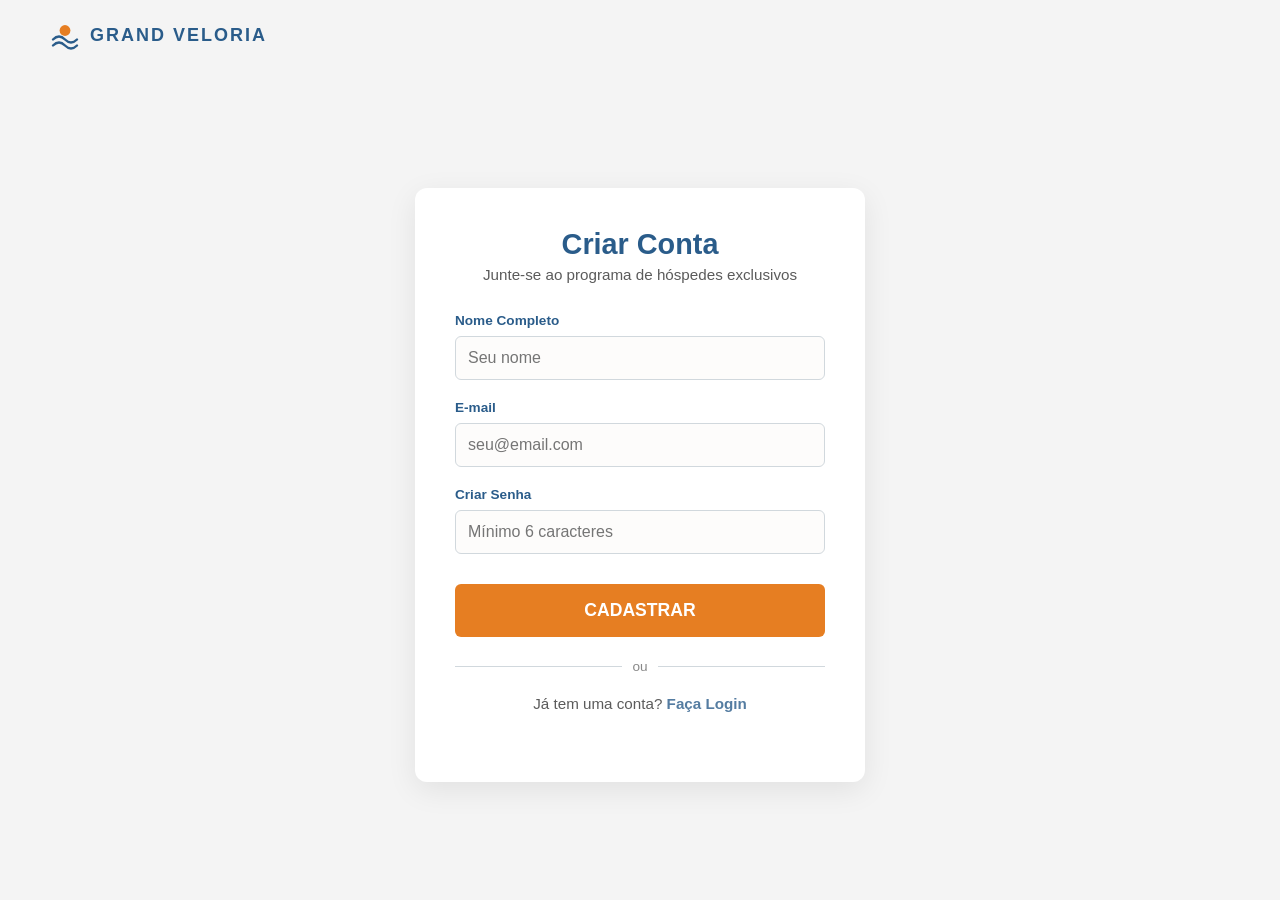
<file: frontend/HTML/cadastramento.html>
<!DOCTYPE html>
<html lang="pt-BR">
<head>
    <meta charset="UTF-8">
    <meta name="viewport" content="width=device-width, initial-scale=1.0">
    <title>Grand Veloria - Cadastro</title>
    <link rel="stylesheet" href="../CSS/style.css">
    <link rel="stylesheet" href="../CSS/login.css">
</head>
<body class="body-login">

    <header class="header-login">
        <a href="index.html" class="logo-login">
            <svg width="30" height="30" viewBox="0 0 100 100" xmlns="http://www.w3.org/2000/svg">
                <circle cx="50" cy="35" r="18" fill="var(--cor-secundaria)" />
                <path d="M 10 65 Q 30 45 50 65 T 90 65" fill="none" stroke="var(--cor-primaria)" stroke-width="8" stroke-linecap="round"/>
                <path d="M 10 85 Q 30 65 50 85 T 90 85" fill="none" stroke="var(--cor-primaria)" stroke-width="8" stroke-linecap="round"/>
            </svg>
            <h2>GRAND VELORIA</h2>
        </a>
    </header>

    <main class="container-login">
        <div class="card-login">
            <h1>Criar Conta</h1>
            <p>Junte-se ao programa de hóspedes exclusivos</p>

            <form id="form-cadastro" class="form-login">
                <div class="campo-input">
                    <label for="nome">Nome Completo</label>
                    <input type="text" id="nome" placeholder="Seu nome" required>
                </div>

                <div class="campo-input">
                    <label for="email">E-mail</label>
                    <input type="email" id="email" placeholder="seu@email.com" required>
                </div>

                <div class="campo-input">
                    <label for="senha">Criar Senha</label>
                    <input type="password" id="senha" placeholder="Mínimo 6 caracteres" required minlength="6">
                </div>

                <button type="submit" class="btn-acao-principal">CADASTRAR</button>
            </form>

            <div class="separador">
                <span>ou</span>
            </div>
            
            <p class="texto-cadastro">Já tem uma conta? <a href="login.html">Faça Login</a></p>
        </div>
    </main>

    <script>
        document.getElementById('form-cadastro').addEventListener('submit', async (evento) => {
            // A interceptação do preventDefault é obrigatória para anular o comportamento de redirecionamento síncrono nativo dos formulários HTML
            evento.preventDefault(); 
            
            const nome = document.getElementById('nome').value;
            const email = document.getElementById('email').value;
            const senha = document.getElementById('senha').value;
            
            const botao = evento.target.querySelector('button');
            const textoOriginal = botao.textContent;
            // Bloqueio visual do estado (Loading) mitiga a submissão duplicada de requisições por toques múltiplos
            botao.textContent = "Criando conta...";

            try {
                // Fetch operando de forma assíncrona garante que a main thread da UI não seja bloqueada pela latência de rede da API
                const resposta = await fetch('http://localhost:5000/api/cadastro', {
                    method: 'POST',
                    headers: { 'Content-Type': 'application/json' },
                    body: JSON.stringify({ nome, email, senha })
                });

                const dados = await resposta.json();

                if (dados.sucesso) {
                    alert('✅ ' + dados.mensagem);
                    window.location.href = 'login.html'; 
                } else {
                    alert('❌ ' + dados.mensagem);
                }
            } catch (erro) {
                alert('Erro de conexão com o servidor.');
                console.error(erro);
            } finally {
                botao.textContent = textoOriginal; 
            }
        });
    </script>
    <script src="../js/script.js"></script>
</body>
</html>
</file>
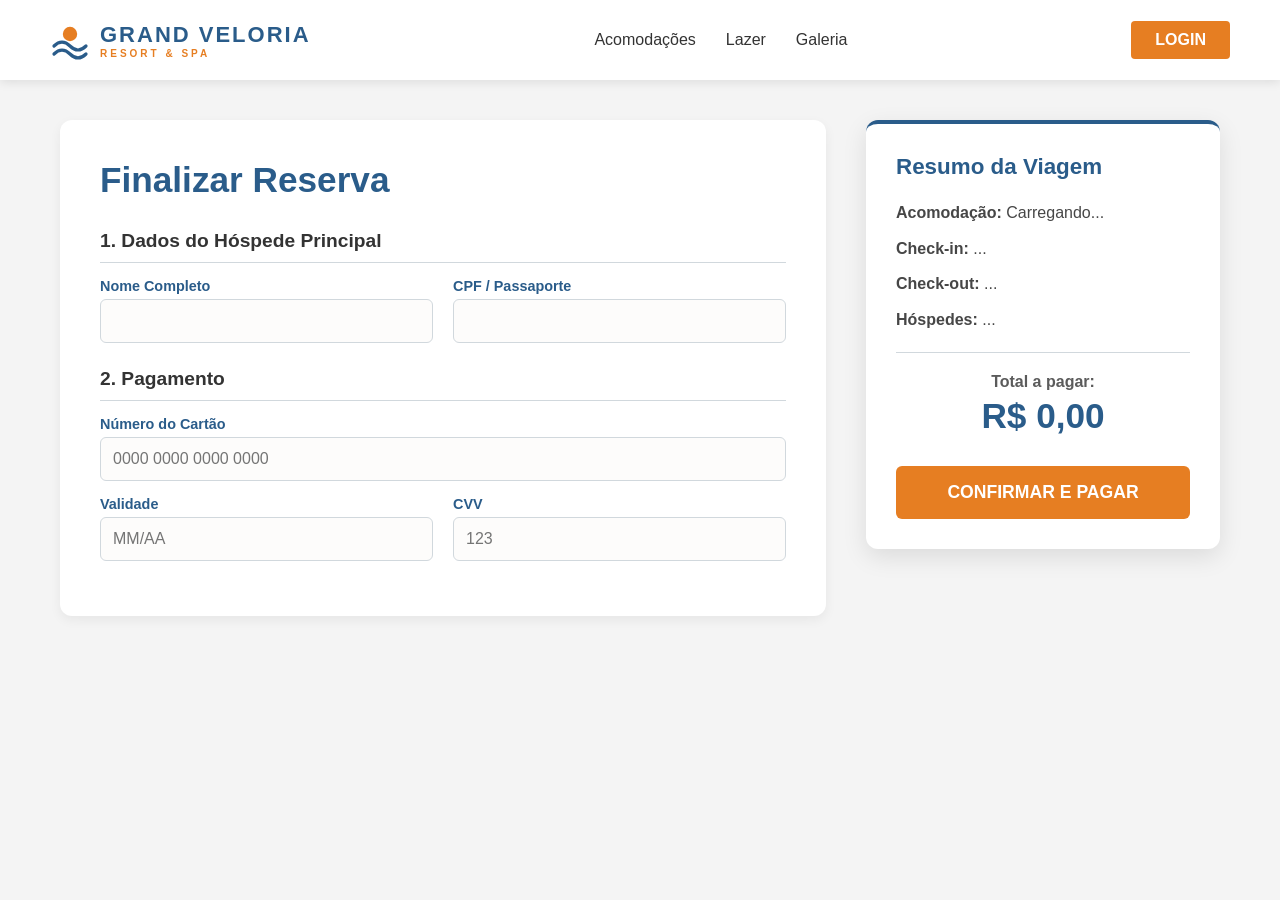
<file: frontend/HTML/checkout.html>
<!DOCTYPE html>
<html lang="pt-BR">
<head>
    <meta charset="UTF-8">
    <meta name="viewport" content="width=device-width, initial-scale=1.0">
    <title>Grand Veloria - Pagamento Seguro</title>
    <link rel="stylesheet" href="../CSS/style.css"> 
    <link rel="stylesheet" href="../CSS/checkout.css">
</head>
<body>
    <menu-principal></menu-principal>
    
    <main class="container-checkout">
        <div class="layout-checkout">
            
            <section class="dados-pagamento">
                <h1>Finalizar Reserva</h1>
                
                <form id="form-checkout" action="#" class="form-checkout">
                    
                    <!-- DOM Storage: Estrutura de buffer local que recebe e espelha os parâmetros dinâmicos de URLSearchParams para que o script.js consolide a payload final da API -->
                    <input type="hidden" id="quarto" value="">
                    <input type="hidden" id="checkin" value="">
                    <input type="hidden" id="checkout" value="">
                    <input type="hidden" id="hospedes" value="">
                    <input type="hidden" id="preco" value="">
                    
                    <h2 class="titulo-secao">1. Dados do Hóspede Principal</h2>
                    <div class="linha-form">
                        <div class="campo">
                            <label>Nome Completo</label>
                            <input type="text" required>
                        </div>
                        <div class="campo">
                            <label>CPF / Passaporte</label>
                            <input type="text" required>
                        </div>
                    </div>

                    <h2 class="titulo-secao">2. Pagamento</h2>
                    <div class="linha-form">
                        <div class="campo">
                            <label>Número do Cartão</label>
                            <input type="text" placeholder="0000 0000 0000 0000" required>
                        </div>
                    </div>
                    <div class="linha-form">
                        <div class="campo">
                            <label>Validade</label>
                            <input type="text" placeholder="MM/AA" required>
                        </div>
                        <div class="campo">
                            <label>CVV</label>
                            <input type="text" placeholder="123" required>
                        </div>
                    </div>
                </form>
            </section>

            <aside class="resumo-reserva">
                <h2>Resumo da Viagem</h2>
                <div class="detalhe-resumo">
                    <p><strong>Acomodação:</strong> <span id="resumo-quarto">Carregando...</span></p>
                    <p><strong>Check-in:</strong> <span id="resumo-checkin">...</span></p>
                    <p><strong>Check-out:</strong> <span id="resumo-checkout">...</span></p>
                    <p><strong>Hóspedes:</strong> <span id="resumo-hospedes">...</span></p>
                </div>
                
                <hr>
                
                <div class="total-resumo">
                    <p>Total a pagar:</p>
                    <h3 id="resumo-total">R$ 0,00</h3>
                </div>

                <button type="submit" form="form-checkout" class="btn-acao-principal">CONFIRMAR E PAGAR</button>
            </aside>

        </div>
    </main>
    
    <script src="../js/menu.js"></script>

    <script>
        document.addEventListener("DOMContentLoaded", () => {
            const params = new URLSearchParams(window.location.search);
            
            if (params.has('quarto')) {
                const quarto = params.get('quarto');
                const checkin = params.get('checkin');
                const checkout = params.get('checkout');
                const hospedes = params.get('hospedes');
                const precoDiaria = parseFloat(params.get('preco_diaria'));

                // O parser de datas com subtração direta de timestamp (milissegundos) previne falhas matemáticas decorrentes de correções de fuso horário local e horário de verão
                const d1 = new Date(checkin);
                const d2 = new Date(checkout);
                const diffTime = Math.abs(d2 - d1);
                const diffDays = Math.ceil(diffTime / (1000 * 60 * 60 * 24)) || 1; 
                const precoTotal = diffDays * precoDiaria;

                document.getElementById('quarto').value = quarto;
                document.getElementById('checkin').value = checkin;
                document.getElementById('checkout').value = checkout;
                document.getElementById('hospedes').value = hospedes;
                document.getElementById('preco').value = precoTotal;

                document.getElementById('resumo-quarto').innerText = quarto;
                document.getElementById('resumo-checkin').innerText = checkin.split('-').reverse().join('/');
                document.getElementById('resumo-checkout').innerText = checkout.split('-').reverse().join('/');
                document.getElementById('resumo-hospedes').innerText = hospedes;
                document.getElementById('resumo-total').innerText = "R$ " + precoTotal.toLocaleString('pt-BR', {minimumFractionDigits: 2});
            }
        });
    </script>

    <script src="../js/script.js"></script>
</body>
</html>
</file>
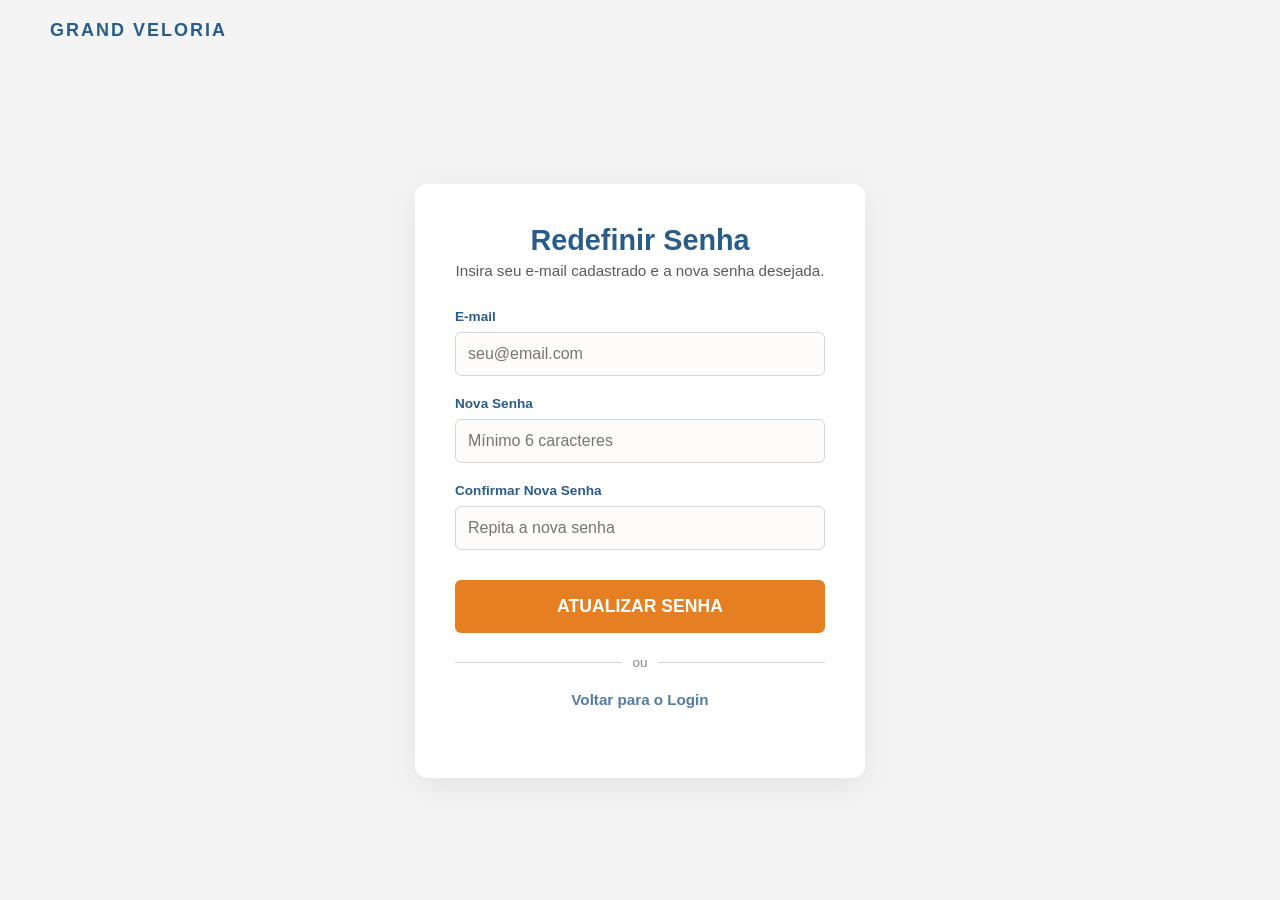
<file: frontend/HTML/esqueceu.html>
<!DOCTYPE html>
<html lang="pt-BR">
<head>
    <meta charset="UTF-8">
    <meta name="viewport" content="width=device-width, initial-scale=1.0">
    <title>Grand Veloria - Recuperar Senha</title>
    <link rel="stylesheet" href="../CSS/style.css">
    <link rel="stylesheet" href="../CSS/login.css">
</head>
<body class="body-login">

    <header class="header-login">
        <a href="index.html" class="logo-login">
            <h2>GRAND VELORIA</h2>
        </a>
    </header>

    <main class="container-login">
        <div class="card-login">
            <h1>Redefinir Senha</h1>
            <p>Insira seu e-mail cadastrado e a nova senha desejada.</p>

            <form id="formRecuperacao" class="form-login">
                <div class="campo-input">
                    <label for="emailRecuperacao">E-mail</label>
                    <input type="email" id="emailRecuperacao" placeholder="seu@email.com" required>
                </div>

                <div class="campo-input">
                    <label for="novaSenha">Nova Senha</label>
                    <input type="password" id="novaSenha" placeholder="Mínimo 6 caracteres" required minlength="6">
                </div>

                <div class="campo-input">
                    <label for="confirmaSenha">Confirmar Nova Senha</label>
                    <input type="password" id="confirmaSenha" placeholder="Repita a nova senha" required minlength="6">
                </div>

                <button type="submit" class="btn-acao-principal">ATUALIZAR SENHA</button>
            </form>
            
            <div class="separador">
                <span>ou</span>
            </div>
            
            <p class="texto-cadastro"><a href="login.html">Voltar para o Login</a></p>
        </div>
    </main>

    <script>
        document.getElementById('formRecuperacao').addEventListener('submit', async (evento) => {
            evento.preventDefault();
            
            const email = document.getElementById('emailRecuperacao').value;
            const novaSenha = document.getElementById('novaSenha').value;
            const confirmaSenha = document.getElementById('confirmaSenha').value;

            // Abordagem Fail-Fast no client-side: valida a correspondência de strings no navegador para interceptar erros sem gerar processamento ou tráfego inútil contra o servidor
            if (novaSenha !== confirmaSenha) {
                alert('❌ As senhas não coincidem. Tente novamente.');
                return;
            }

            const botao = evento.target.querySelector('button');
            const textoOriginal = botao.textContent;
            botao.textContent = "Atualizando...";

            try {
                const resposta = await fetch('http://localhost:5000/api/recuperar-senha', {
                    method: 'POST',
                    headers: { 'Content-Type': 'application/json' },
                    body: JSON.stringify({ email: email, senha: novaSenha })
                });

                const dados = await resposta.json();

                if (dados.sucesso) {
                    alert('✅ ' + dados.mensagem);
                    window.location.href = 'login.html'; 
                } else {
                    alert('❌ ' + dados.mensagem); 
                }
            } catch (erro) {
                alert('Erro de conexão com o servidor.');
            } finally {
                botao.textContent = textoOriginal;
            }
        });
    </script>
</body>
</html>
</file>
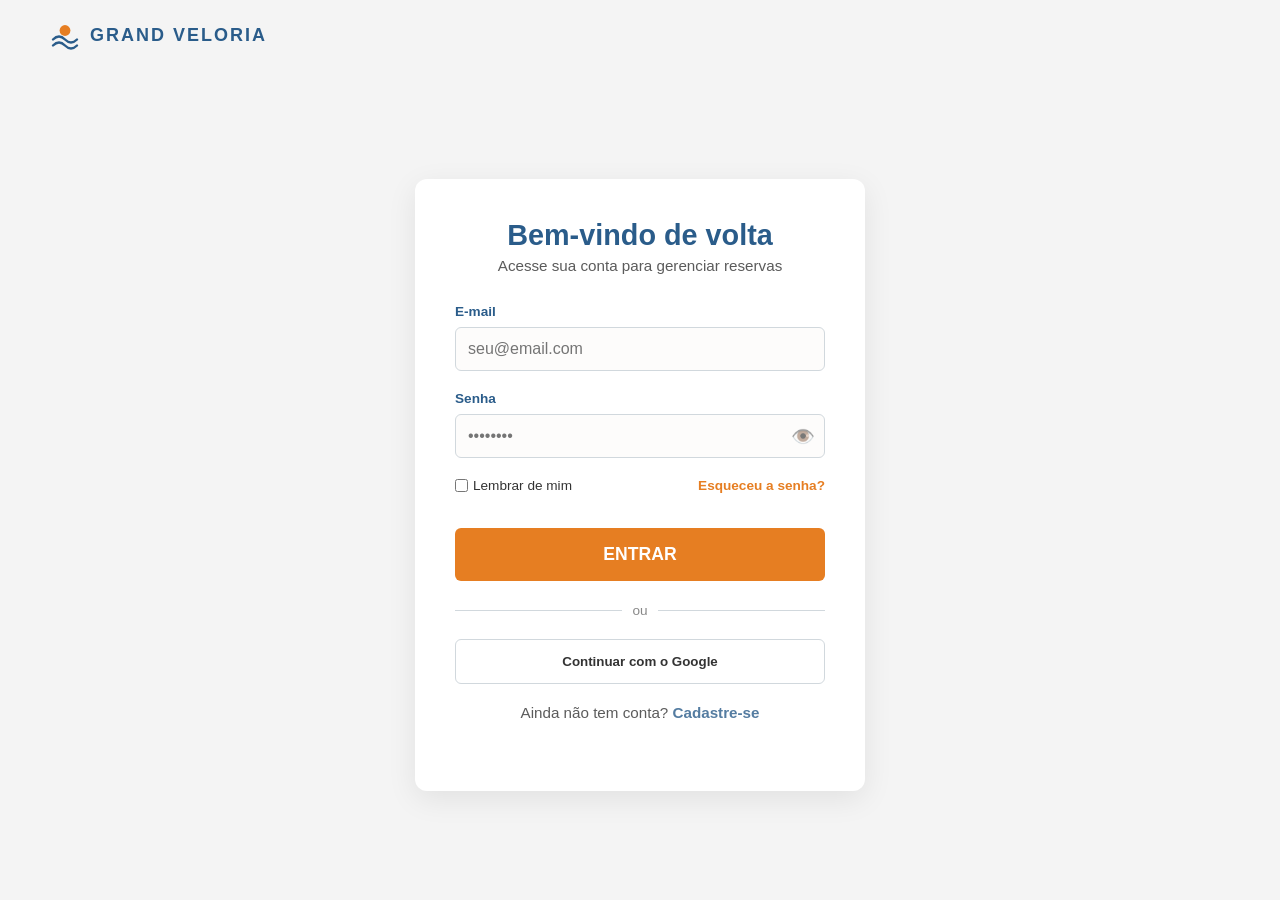
<file: frontend/HTML/login.html>
<!DOCTYPE html>
<html lang="pt-BR">
<head>
    <meta charset="UTF-8">
    <meta name="viewport" content="width=device-width, initial-scale=1.0">
    <title>Grand Veloria - Acesso</title>
    <!-- Importação em cascata: style.css carrega o design token root e login.css aplica o escopo específico da view -->
    <link rel="stylesheet" href="../CSS/style.css"> 
    <link rel="stylesheet" href="../CSS/login.css"> 
</head>
<body class="body-login">

    <header class="header-login">
        <a href="index.html" class="logo-login">
            <svg width="30" height="30" viewBox="0 0 100 100" xmlns="http://www.w3.org/2000/svg">
                <circle cx="50" cy="35" r="18" fill="var(--cor-secundaria)" />
                <path d="M 10 65 Q 30 45 50 65 T 90 65" fill="none" stroke="var(--cor-primaria)" stroke-width="8" stroke-linecap="round"/>
                <path d="M 10 85 Q 30 65 50 85 T 90 85" fill="none" stroke="var(--cor-primaria)" stroke-width="8" stroke-linecap="round"/>
            </svg>
            <h2>GRAND VELORIA</h2>
        </a>
    </header>

    <main class="container-login">
        <div class="card-login">
            <h1>Bem-vindo de volta</h1>
            <p>Acesse sua conta para gerenciar reservas</p>

            <form id="form-login" class="form-login">
                <div class="campo-input">
                    <label for="email">E-mail</label>
                    <!-- Atributos required aplicam validação client-side via HTML5, poupando a API de requisições malformadas -->
                    <input type="email" id="email" placeholder="seu@email.com" required>
                </div>

                <!-- Position relative estabelece o contexto de empilhamento restrito para o botão absolute (mostrar senha) -->
                <div class="campo-input input-icone">
                    <label for="senha">Senha</label>
                    <div style="position: relative;">
                        <input type="password" id="senha" placeholder="••••••••" required>
                        <button type="button" id="btnMostrarSenha" class="btn-mostrar">👁️</button>
                    </div>
                </div>

                <div class="opcoes-login">
                    <label class="lembrar-mim">
                        <input type="checkbox" id="lembrarMim"> Lembrar de mim
                    </label>
                    <a href="esqueceu.html" class="link-esqueceu">Esqueceu a senha?</a>
                </div>

                <button type="submit" class="btn-acao-principal">ENTRAR</button>
            </form>

            <div class="separador">
                <span>ou</span>
            </div>

            <button class="btn-social">Continuar com o Google</button>
            
            <p class="texto-cadastro">Ainda não tem conta? <a href="cadastramento.html">Cadastre-se</a></p>
        </div>
    </main>

    <!-- Resolução de microinterações visuais isolada no DOM para não sobrecarregar o arquivo de integrações da API -->
    <script>
        document.addEventListener('DOMContentLoaded', () => {
            
            const btnMostrar = document.getElementById('btnMostrarSenha');
            const inputSenha = document.getElementById('senha');

            btnMostrar.addEventListener('click', () => {
                if (inputSenha.type === 'password') {
                    inputSenha.type = 'text';
                    btnMostrar.textContent = '👁️‍🗨️'; 
                } else {
                    inputSenha.type = 'password';
                    btnMostrar.textContent = '👁️';
                }
            });

            const inputEmail = document.getElementById('email');
            const checkLembrar = document.getElementById('lembrarMim');
            const emailSalvo = localStorage.getItem('emailLembrado');

            if (emailSalvo) {
                inputEmail.value = emailSalvo;
                checkLembrar.checked = true;
            }

            document.getElementById('form-login').addEventListener('submit', () => {
                if (checkLembrar.checked) {
                    localStorage.setItem('emailLembrado', inputEmail.value);
                } else {
                    localStorage.removeItem('emailLembrado');
                }
            });

            document.querySelector('.link-esqueceu').addEventListener('click', (evento) => {
                // preventDefault bloqueia o jump-to-top padrão das tags âncoras sem destino definido
                evento.preventDefault(); 
                const emailRecuperacao = prompt('Digite o seu e-mail para enviarmos o link de recuperação:');
                
                if (emailRecuperacao && emailRecuperacao.includes('@')) {
                    alert(`Um e-mail com as instruções de redefinição foi enviado para: ${emailRecuperacao}\n(Nota: Isso é uma simulação do sistema).`);
                } else if (emailRecuperacao) {
                    alert('Por favor, digite um e-mail válido.');
                }
            });

        });
    </script>
    
    <script>
        document.getElementById('form-login').addEventListener('submit', async (evento) => {
            evento.preventDefault(); 

            const email = document.getElementById('email').value;
            const senha = document.getElementById('senha').value;
            
            const botao = evento.target.querySelector('button');
            const textoOriginal = botao.textContent;
            
            // Alteração de estado (Loading) mitiga dupla submissão de payloads na API
            botao.textContent = "Aguarde...";

            try {
                const resposta = await fetch('http://localhost:5000/api/login', {
                    method: 'POST',
                    headers: {
                        'Content-Type': 'application/json'
                    },
                    body: JSON.stringify({ email: email, senha: senha })
                });

                const dados = await resposta.json();

                if (dados.sucesso) {
                    // Armazenamento em localStorage atua como persistência de sessão JWT em ambientes estáticos
                    localStorage.setItem('usuarioLogado', JSON.stringify(dados.usuario));
                    
                    alert('✅ ' + dados.mensagem + '! Bem-vindo(a), ' + dados.usuario.nome);
                    window.location.href = 'index.html'; 
                } else {
                    alert('❌ Erro: ' + dados.mensagem);
                }
            } catch (erro) {
                alert('Erro de conexão com o servidor. Verifique se o backend está rodando.');
                console.error(erro);
            } finally {
                botao.textContent = textoOriginal; 
            }
        });
    </script>
    <script src="../js/script.js"></script>
</body>
</html>
</file>
<file: frontend/CSS/style.css>
:root {
    --cor-primaria: #2A5C8A; 
    --cor-secundaria: #E67E22; 
    --cor-fundo: #F4F4F4;
    --cor-texto: #333333;
    --cor-branco: #FFFFFF;
    --cor-cinza-placeholder: #CCCCCC;
}

* {
    margin: 0;
    padding: 0;
    box-sizing: border-box;
    font-family: 'Segoe UI', Tahoma, Geneva, Verdana, sans-serif;
}

body {
    background-color: var(--cor-fundo);
    color: var(--cor-texto);
}

.header {
    display: flex;
    justify-content: space-between;
    align-items: center;
    padding: 20px 50px;
    background-color: var(--cor-branco);
    box-shadow: 0 2px 10px rgba(0,0,0,0.1);
}

.logo h2 {
    color: var(--cor-primaria);
    font-size: 24px;
}

.nav-menu ul {
    list-style: none;
    display: flex;
    gap: 30px;
}

.nav-menu a {
    text-decoration: none;
    color: var(--cor-texto);
    font-weight: 500;
}

.nav-menu a:hover {
    color: var(--cor-primaria);
}

.btn-reservar-header {
    background-color: var(--cor-secundaria);
    color: var(--cor-branco);
    padding: 10px 24px;
    text-decoration: none;
    font-weight: bold;
    border-radius: 4px;
    transition: background 0.3s;
}

.btn-reservar-header:hover {
    background-color: #d35400;
}

.hero {
    background: linear-gradient(rgba(0, 42, 60, 0.5), rgba(0, 42, 60, 0.6)), url('../imagens/index.jpg') center/cover no-repeat;
    height: 70vh; 
    display: flex;
    justify-content: center;
    align-items: center;
    text-align: center;
    color: var(--cor-branco);
    position: relative;
}

.hero-content h1 {
    font-size: 3rem;
    margin-bottom: 10px;
}

.hero-content p {
    font-size: 1.2rem;
}

.booking-engine {
    max-width: 900px;
    /* Margem superior negativa projetada para suspender visualmente o elemento form sobre a div do Hero, integrando as duas seções */
    margin: -50px auto 50px auto; 
    background-color: var(--cor-branco);
    padding: 20px 30px;
    border-radius: 8px;
    box-shadow: 0 4px 15px rgba(0,0,0,0.15);
    /* Requerido em conjunto com o z-index para que o bloco ignorasse o empilhamento padrão e sobreponha a imagem de fundo */
    position: relative;
    z-index: 10;
}

.booking-form {
    display: flex;
    justify-content: space-between;
    align-items: flex-end;
    gap: 20px;
}

.form-group {
    display: flex;
    flex-direction: column;
    flex: 1;
}

.form-group label {
    font-size: 0.9rem;
    font-weight: bold;
    margin-bottom: 8px;
    color: var(--cor-primaria);
}

.form-group input, 
.form-group select {
    padding: 12px;
    border: 1px solid #ccc;
    border-radius: 4px;
    font-size: 1rem;
}

.btn-buscar {
    background-color: var(--cor-secundaria);
    color: var(--cor-branco);
    border: none;
    padding: 14px 24px;
    font-size: 1rem;
    font-weight: bold;
    border-radius: 4px;
    cursor: pointer;
    transition: background 0.3s;
    height: 45px;
}

.btn-buscar:hover {
    background-color: #d35400;
}

.acomodacoes-section {
    max-width: 1200px;
    margin: 0 auto 80px auto;
    padding: 0 20px;
}

.section-title {
    text-align: center;
    font-size: 2rem;
    color: var(--cor-primaria);
    margin-bottom: 40px;
}

.cards-container {
    display: flex;
    justify-content: space-between;
    gap: 30px;
}

.card {
    background-color: var(--cor-branco);
    border-radius: 8px;
    overflow: hidden;
    box-shadow: 0 2px 8px rgba(0,0,0,0.1);
    flex: 1;
    transition: transform 0.3s;
}

.card:hover {
    transform: translateY(-5px); 
}

.img-placeholder {
    width: 100%;
    height: 200px;
    background-color: var(--cor-cinza-placeholder);
    display: flex;
    justify-content: center;
    align-items: center;
}

.card-img {
    width: 100%;
    height: 220px;
    /* Permite enquadrar a imagem dentro das restrições de height e width do cartão forçando um comportamento de crop inteligente sem alterar as dimensões do asset original */
    object-fit: cover; 
    display: block; 
    transition: transform 0.5s ease; 
}

.card:hover .card-img {
    transform: scale(1.05);
}

.img-placeholder::after {
    content: '[ FOTO DA ACOMODAÇÃO ]';
    color: #777;
    font-weight: bold;
}

.card-content {
    padding: 20px;
    text-align: center;
}

.card-content h3 {
    margin-bottom: 10px;
    color: var(--cor-texto);
}

.card-content p {
    color: #666;
    margin-bottom: 20px;
    font-size: 0.9rem;
}

.btn-secundario {
    display: inline-block;
    padding: 10px 20px;
    border: 2px solid var(--cor-primaria);
    color: var(--cor-primaria);
    text-decoration: none;
    font-weight: bold;
    border-radius: 4px;
    transition: all 0.3s;
}

.btn-secundario:hover {
    background-color: var(--cor-primaria);
    color: var(--cor-branco);
}

@media (max-width: 768px) {
    .header {
        flex-direction: column;
        gap: 15px;
    }
    
    .booking-form {
        flex-direction: column;
        align-items: stretch;
    }
    
    .cards-container {
        flex-direction: column;
    }
    
    .booking-engine {
        margin: 20px 20px 50px 20px;
    }
}
</file>
<file: frontend/CSS/login.css>
.body-login {
    background-color: var(--cor-fundo);
    display: flex;
    flex-direction: column;
    /* Garante que o body ocupe 100% da altura da janela de exibição para permitir a centralização vertical flexível do modal de login */
    height: 100vh;
}

.header-login {
    padding: 20px 50px;
    background-color: transparent; 
}

.logo-login {
    display: flex;
    align-items: center;
    gap: 10px;
    text-decoration: none;
}

.logo-login h2 {
    color: var(--cor-primaria);
    font-size: 18px;
    letter-spacing: 2px;
}

.container-login {
    flex: 1;
    display: flex;
    justify-content: center;
    align-items: center;
    padding: 20px;
}

.card-login {
    background-color: var(--cor-branco);
    padding: 40px;
    border-radius: 12px;
    box-shadow: 0 8px 30px rgba(0,0,0,0.08);
    width: 100%;
    max-width: 450px;
    text-align: center;
}

.card-login h1 {
    color: var(--cor-primaria);
    margin-bottom: 5px;
    font-size: 1.8rem;
}

.card-login p {
    color: var(--cor-texto);
    opacity: 0.8;
    margin-bottom: 30px;
    font-size: 0.95rem;
}

.campo-input {
    text-align: left;
    margin-bottom: 20px;
}

.campo-input label {
    display: block;
    font-size: 0.85rem;
    font-weight: bold;
    color: var(--cor-primaria);
    margin-bottom: 8px;
}

.campo-input input {
    width: 100%;
    padding: 12px;
    border: 1px solid #D1D8DD;
    border-radius: 6px;
    background-color: #FDFCFB;
    font-size: 1rem;
}

.opcoes-login {
    display: flex;
    justify-content: space-between;
    align-items: center;
    font-size: 0.85rem;
    margin-bottom: 25px;
}

.lembrar-mim {
    color: var(--cor-texto);
    display: flex;
    align-items: center;
    gap: 5px;
}

.link-esqueceu {
    color: var(--cor-secundaria);
    text-decoration: none;
    font-weight: bold;
}

.separador {
    margin: 20px 0;
    position: relative;
    text-align: center;
}

.separador::before {
    content: '';
    position: absolute;
    top: 50%;
    left: 0;
    right: 0;
    height: 1px;
    background-color: #D1D8DD;
    /* Posiciona a linha como camada inferior no contexto de empilhamento do bloco separador */
    z-index: 1;
}

.separador span {
    background-color: var(--cor-branco);
    padding: 0 10px;
    color: #888;
    font-size: 0.85rem;
    position: relative;
    /* Sobrepõe a camada 1 do z-index (linha gerada pelo pseudo-elemento), mascarando o traço com o fundo branco do texto para gerar efeito de corte */
    z-index: 2;
}

.btn-social {
    width: 100%;
    padding: 14px;
    background-color: var(--cor-branco);
    border: 1px solid #D1D8DD;
    border-radius: 6px;
    font-weight: bold;
    color: var(--cor-texto);
    cursor: pointer;
    margin-bottom: 20px;
    transition: background 0.3s;
}

.btn-social:hover {
    background-color: var(--cor-fundo);
}

.btn-acao-principal {
    width: 100%;
    background-color: var(--cor-secundaria);
    color: var(--cor-branco);
    border: none;
    padding: 16px; 
    font-size: 1.1rem;
    font-weight: bold;
    border-radius: 6px;
    cursor: pointer;
    transition: background 0.3s, transform 0.2s;
    margin-top: 10px;
}

.btn-acao-principal:hover {
    filter: brightness(0.9); 
    transform: translateY(-2px); 
    box-shadow: 0 4px 10px rgba(255, 107, 53, 0.3); 
}

.texto-cadastro {
    font-size: 0.9rem;
    color: var(--cor-texto);
}

.texto-cadastro a {
    color: var(--cor-primaria);
    font-weight: bold;
    text-decoration: none;
}

.input-icone input {
    /* Garante um espaçamento de segurança para evitar que o texto sobreponha o elemento do botão posicionado de forma absoluta dentro do container de senha */
    padding-right: 40px; 
}

.btn-mostrar {
    position: absolute;
    right: 10px;
    top: 50%;
    transform: translateY(-50%);
    background: none;
    border: none;
    cursor: pointer;
    font-size: 1.2rem;
    opacity: 0.6;
    transition: opacity 0.3s;
}

.btn-mostrar:hover {
    opacity: 1;
}
</file>
<file: frontend/CSS/checkout.css>
.header-checkout {
    display: flex;
    justify-content: space-between;
    align-items: center;
    padding: 20px 50px;
    background-color: var(--cor-branco);
    box-shadow: 0 2px 10px rgba(0,0,0,0.08); 
}

.logo-checkout {
    text-decoration: none;
    color: var(--cor-primaria);
    display: flex;
    align-items: center;
}

.logo-checkout h2 {
    font-size: 22px;
    letter-spacing: 2px;
    font-weight: 800;
}

.selo-seguranca {
    color: #008A52; 
    font-weight: bold;
    font-size: 0.95rem;
}

.container-checkout {
    max-width: 1200px;
    margin: 40px auto;
    padding: 0 20px;
}

.layout-checkout {
    display: flex;
    gap: 40px;
    align-items: flex-start;
}

.dados-pagamento {
    flex: 7;
    background-color: var(--cor-branco);
    padding: 40px;
    border-radius: 12px;
    box-shadow: 0 4px 12px rgba(0,0,0,0.06);
}

.dados-pagamento h1 {
    color: var(--cor-primaria);
    margin-bottom: 30px;
    font-size: 2.2rem;
}

.titulo-secao {
    font-size: 1.2rem;
    color: var(--cor-texto);
    margin: 25px 0 15px;
    border-bottom: 1px solid #D1D8DD;
    padding-bottom: 10px;
}

.linha-form {
    display: flex;
    gap: 20px;
    margin-bottom: 15px;
}

.campo {
    flex: 1;
    display: flex;
    flex-direction: column;
}

.campo label {
    font-size: 0.9rem;
    font-weight: bold;
    color: var(--cor-primaria);
    margin-bottom: 5px;
}

.campo input {
    padding: 12px;
    border: 1px solid #D1D8DD;
    border-radius: 6px;
    background-color: #FDFCFB;
    color: var(--cor-texto);
    font-size: 1rem;
    transition: border-color 0.3s;
}

.campo input:focus {
    /* O outline padrão do navegador é anulado para ser substituído pela borda da cor primária, mantendo a consistência visual sem prejudicar o feedback de foco (a11y) para navegação via teclado */
    outline: none;
    border-color: var(--cor-primaria); 
}

.resumo-reserva {
    flex: 3;
    background-color: var(--cor-branco);
    padding: 30px;
    border-radius: 12px;
    box-shadow: 0 8px 25px rgba(0,0,0,0.1);
    /* Retém os valores e o preço à vista do usuário enquanto rola os extensos formulários de pagamento para mitigar a taxa de abandono do carrinho */
    position: sticky;
    top: 20px;
    border-top: 4px solid var(--cor-primaria);
}

.resumo-reserva h2 {
    color: var(--cor-primaria);
    margin-bottom: 20px;
    font-size: 1.4rem;
}

.detalhe-resumo p {
    margin-bottom: 10px;
    color: var(--cor-texto);
    line-height: 1.6;
    opacity: 0.9;
}

hr {
    border: 0;
    border-top: 1px solid #D1D8DD;
    margin: 20px 0;
}

.total-resumo {
    margin: 20px 0;
    text-align: center;
}

.total-resumo p {
    color: var(--cor-texto);
    opacity: 0.8;
    font-weight: bold;
    margin-bottom: 5px;
}

.total-resumo h3 {
    font-size: 2.2rem;
    color: var(--cor-primaria);
}

.btn-acao-principal {
    width: 100%;
    background-color: var(--cor-secundaria);
    color: var(--cor-branco);
    border: none;
    padding: 16px; 
    font-size: 1.1rem;
    font-weight: bold;
    border-radius: 6px; 
    cursor: pointer;
    transition: background 0.3s, transform 0.2s; 
    margin-top: 10px;
}

.btn-acao-principal:hover {
    background-color: var(--cor-secundaria-hover);
    transform: translateY(-2px); 
}
</file>
